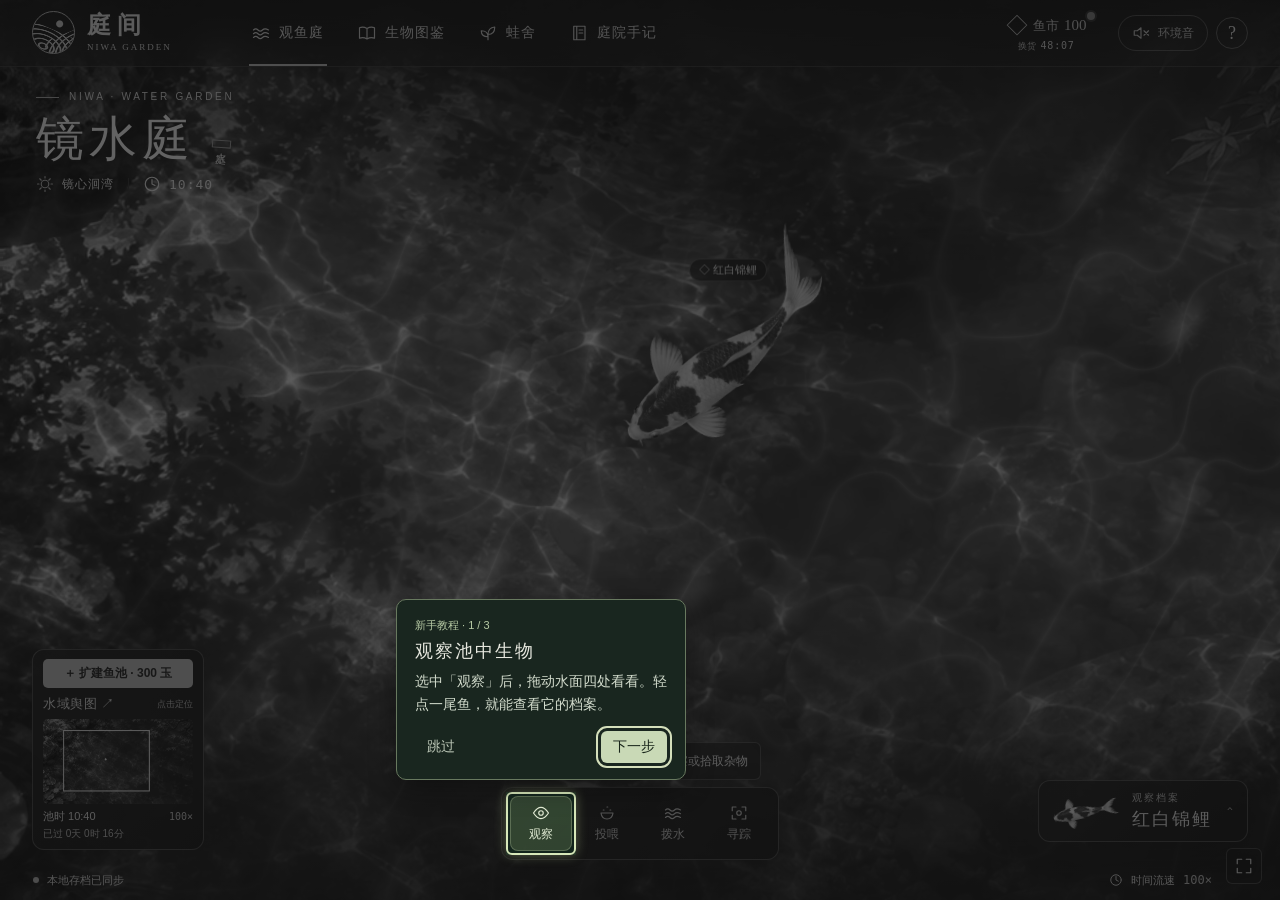
<file: index.html>
<!doctype html>
<html lang="zh-CN"><head><meta charset="utf-8"><meta name="viewport" content="width=device-width,initial-scale=1"><meta name="theme-color" content="#101513"><title>庭间 · 镜水庭</title><link rel="stylesheet" href="style.css"></head><body>
<header><div class="header-inner"><div class="brand"><span class="crest" aria-hidden="true">波</span><div><strong>庭 间</strong><small>NIWA GARDEN</small></div></div>
<nav aria-label="主导航"><button id="home" class="active"><i data-i="wave"></i>观鱼庭</button><button id="atlas"><i data-i="book"></i>生物图鉴</button><button id="nursery"><i data-i="sprout"></i>蛙舍</button><button id="journal"><i data-i="journal"></i>庭院手记</button></nav><button id="market" class="market"><span>◇</span> 鱼市 <b id="wallet"></b><small id="marketTime" title="距下批到货"></small><em id="marketDot" hidden aria-label="有未查看的新货"></em></button><div class="header-actions"><button class="sound" id="sound" aria-pressed="false"><i data-i="mute"></i><span>环境音</span></button><button id="guideHelp" aria-label="重看新手教程" title="新手教程">?</button></div></div></header>
<main><section class="heading"><div><div class="overline"><span class="line"></span> NIWA · WATER GARDEN</div><h1>镜水庭 <span class="stamp">水庭</span></h1></div><div class="season"><i data-i="sun"></i><span><span id="region">荷岸浅滩</span></span><b></b><i data-i="clock"></i><span id="clock"></span></div></section>
<div class="layout"><div class="left"><section id="pond" aria-label="交互鱼池"><canvas id="water" tabindex="0" aria-label="拖动探索池塘，方向键移动视野"></canvas><div class="live glass"><em></em>池塘全景</div><button id="expand" class="glass" aria-label="全屏鱼池"><i data-i="expand"></i></button><div id="marker"></div><div id="hint" class="glass"><i data-i="pointer"></i><span>拖动游园 · 轻点生物观察</span></div></section>
<section class="tools"><div class="tool-title"><i data-i="tool"></i><h2>庭院工具</h2></div><div id="bait" hidden aria-label="饵料选择"><button data-bait="grain">鱼粮</button><button data-bait="algae">藻屑</button></div><div id="modes"><button data-mode="observe" class="chosen"><i data-i="eye"></i>观察</button><button data-mode="feed"><i data-i="feed"></i>投喂</button><button data-mode="ripple"><i data-i="wave"></i>拨水</button><button id="hunt"><i data-i="scan"></i>寻踪</button></div></section></div>
<aside hidden><button class="fold" aria-label="收起档案">收起 ↓</button><section class="card profile"><div class="card-head"><h2><i data-i="scan"></i>生物档案</h2><small id="serial"></small></div><div class="portrait"><div class="orbits"></div><span class="corner tl"></span><span class="corner br"></span><img id="portrait" alt="当前生物的外观"></div>
<div class="name-row"><div><h3 id="fishName"></h3><div id="breed"></div></div><button id="follow"><i data-i="star"></i><span>关注</span></button></div><div class="stats"><div><label>体长</label><strong id="length"></strong><small> cm</small></div><div><label>年龄</label><strong id="age"></strong><small> 天</small></div><div><label>性情</label><span id="nature"></span></div></div>
<div class="growth"><div><span><i data-i="sprout"></i>成长进度</span><span id="phase"></span></div><div class="bar"><b id="progress"></b></div></div><div class="foodstat"><label>饱食度 <span id="hunger"></span></label><div class="bar"><b id="foodbar"></b></div><small id="careInfo"></small><small id="life"></small><small id="family"></small><small id="traits"></small><small id="fieldHabit"></small><small id="incomeInfo"></small></div><div class="valuation"><span id="quality"></span><button id="releaseFish">放生 · 免费</button><button id="sell">出售</button></div></section>
<section class="card stock"><div class="card-head"><h2><i data-i="fish"></i>池中生物</h2><small id="count"></small></div><div id="fishList"></div><button id="buyMore">＋ 前往鱼市</button></section></aside></div>
<button id="inspect"><img alt="" id="peekImg"><span><small>观察档案</small><b id="peekName"></b></span><i>⌃</i></button><div id="mapBox"><button id="expandHabitat">＋ 扩建鱼池 · 300 玉</button><section id="zoneJumps" hidden><button data-zone="pond">镜水庭</button><button data-zone="reef">潮间礁池</button></section><div><button id="zones">水域舆图 ↗</button><span>点击定位</span></div><canvas id="map" aria-label="池塘地图"></canvas><div id="mapClock"><time></time><b>100×</b></div><small id="pondElapsed"></small><button id="visitorHint" hidden></button><button id="returnStory" hidden></button><button id="debrisHint" hidden></button></div><footer><span><em></em><span id="saved">本地存档已同步</span></span><span><i data-i="clock"></i>时间流速 <b>100×</b></span></footer></main>
<div id="huntHud" hidden><img alt="目标花纹"><div><small id="huntCounter"></small><strong id="huntTarget"></strong></div><b id="huntTimer"></b><button id="endHunt" aria-label="结束寻鲤">×</button></div><div id="notice" role="status" hidden></div><dialog><div class="card-head"><h2 id="modalTitle"></h2><button id="close" aria-label="关闭">×</button></div><div id="modalBody"></div></dialog>
<dialog id="guide" aria-labelledby="guideTitle" aria-describedby="guideText">
<div class="guide-shade"></div><div class="guide-ring"></div>
<section class="guide-card"><small id="guideCount"></small><h2 id="guideTitle"></h2><p id="guideText"></p>
<div class="guide-actions"><button id="guideSkip">跳过</button><button id="guideNext" autofocus>下一步</button></div></section>
</dialog>
<template id="gameScripts"><script src="assets/textures.js?v=6fa407b9c6662797"></script><script src="assets/specimens.js?v=87bda378d62f159f"></script><script src="js/species.js?v=f1444b1675347376"></script><script src="js/husbandry.js?v=53d41dc75e833254"></script><script src="js/model.js?v=f0b38b1694926bc0"></script><script src="js/shallows.js?v=385024a07d8623d3"></script><script src="js/reefhabits.js?v=bac75f32d95dda31"></script><script src="js/fieldnotes.js?v=961018129f511573"></script><script src="js/ui.js?v=99072eb7b5034371"></script><script src="js/market.js?v=3828dfa720ccb467"></script><script src="js/ecology.js?v=f6a0d6811bd3279a"></script><script src="js/water.js?v=eb608e7fd11e57cc"></script><script src="js/shoals.js?v=48f1ac26892f8bbd"></script><script src="js/pond.js?v=8637c1ffcf933bd0"></script><script src="js/pondlife.js?v=b3e8957a3b4a8a22"></script><script src="js/game.js?v=e23a7bd6f371afd7"></script><script src="js/guide.js?v=3981e55ce52843c4"></script></template><script src="js/boot.js?v=e82e9694995d0ca2"></script></body></html>
</file>
<file: style.css>
:root{color-scheme:dark;--bg:#101412;--card:#191e1b;--edge:#303831;--text:#e7e8df;--muted:#a2aaa0;--green:#b8cba5;--serif:"Noto Serif CJK SC","Songti SC","SimSun",serif}*{box-sizing:border-box}body{margin:0;background:radial-gradient(ellipse at 70% 30%,#18201a 0,transparent 56%),var(--bg);color:var(--text);font-family:Inter,"Microsoft YaHei","Noto Sans CJK SC",sans-serif;font-size:14px}button{font:inherit;color:inherit;cursor:pointer;border:0;background:none;transition:background .2s,border-color .2s,color .2s}button:hover{background:#303a32}button:focus-visible{outline:2px solid #d4dfbb;outline-offset:3px}button:active{transform:translateY(1px)}i{display:inline-flex;align-items:center;justify-content:center;font-style:normal;vertical-align:middle}svg{width:18px;height:18px;fill:none;stroke:currentColor;stroke-width:1.55;stroke-linecap:round;stroke-linejoin:round}header{border-bottom:1px solid var(--edge);background:#131815}.header-inner,main{width:min(calc(100% - 9vw),1550px);margin:auto}.header-inner{height:78px;display:flex;align-items:center;gap:clamp(30px,6vw,105px)}.brand{display:flex;gap:12px;align-items:center}.brand strong{font:600 24px/1.2 var(--serif)}.brand small{font:9px/1.8 Georgia;letter-spacing:2px;display:block;color:#b4bdab}.crest{width:43px;height:43px;border:1px solid #b3c6a4;border-radius:50%;font-size:0;position:relative;overflow:hidden;background:radial-gradient(circle at 65% 29%,#cbd5b7 0 3px,transparent 4px)}.crest:before,.crest:after{content:'';position:absolute;width:64px;height:38px;left:-22px;bottom:-12px;background:repeating-radial-gradient(ellipse at center,transparent 0 3px,#c1d2ac 4px 5px,transparent 6px 7px);transform:rotate(23deg)}.crest:after{left:15px;bottom:-14px;transform:rotate(-22deg)}nav{display:flex;height:100%;gap:28px}nav button{position:relative;color:var(--muted);display:flex;align-items:center;gap:9px;padding:0 3px;letter-spacing:1px}nav button.active{color:#d2dfc6}nav button.active:after{content:'';position:absolute;bottom:0;height:2px;background:var(--green);left:0;right:0}nav button:hover{background:transparent;color:white}.sound{margin-left:auto;border:1px solid var(--edge);border-radius:22px;padding:8px 13px;display:flex;align-items:center;gap:8px;color:#c2c8be;font-size:12px}.heading{display:flex;align-items:center;justify-content:space-between;padding:32px 0 25px}.overline{display:flex;gap:10px;align-items:center;color:var(--green);font:10px/1.2 Arial;letter-spacing:2.7px}.line{width:23px;height:1px;background:#a4b891}h1,h2,h3{margin:0;font-family:var(--serif)}h1{font-weight:500;font-size:clamp(32px,3vw,48px);letter-spacing:5px;line-height:1.5}.stamp{display:inline-block;writing-mode:vertical-rl;font:11px/1.2 var(--serif);letter-spacing:1px;border:1px solid #a86050;color:#cf8776;padding:2px;vertical-align:middle;transform:rotate(4deg)}.season,.season span{display:flex;align-items:center}.season{gap:8px;color:#bdc4b8;font-size:13px;letter-spacing:1px}.season i:first-child{color:#cfba82}.season b{width:1px;height:13px;background:var(--edge);margin:0 6px}#clock{font:13px monospace}.layout{display:grid;grid-template-columns:minmax(0,1fr) clamp(290px,24vw,374px);gap:20px}.left,aside{display:flex;flex-direction:column;gap:16px}#pond{flex:1;min-height:410px;position:relative;background:#183f37 url(assets/garden.webp) center/cover;overflow:hidden;isolation:isolate;border:1px solid #465347;border-radius:14px}#pond:after{content:'';position:absolute;inset:0;pointer-events:none;background:linear-gradient(0deg,#06180f44,transparent 18%,transparent 80%,#08191022);box-shadow:inset 0 0 50px #03191026}canvas{position:absolute;inset:0;width:100%;height:100%;touch-action:manipulation}.glass,#marker{position:absolute;display:flex;align-items:center;gap:8px;background:#101c17bb;border:1px solid #dce8dc38;backdrop-filter:blur(10px);border-radius:6px;z-index:1}.live{top:19px;left:18px;font-size:11px;padding:7px 11px;letter-spacing:1px}em{width:6px;height:6px;background:#a8c993;display:inline-block;border-radius:100%;box-shadow:0 0 8px #a1c19155}#expand{right:17px;top:17px;padding:8px}#hint{bottom:18px;left:18px;padding:9px 12px;font-size:12px;color:#e1e6dc}#marker{pointer-events:none;color:#f4f0dc;padding:3px 9px;font-size:11px;border-radius:14px;transform:translate(-50%,-50%)}.tools,.card{background:var(--card);border:1px solid var(--edge);border-radius:12px}.tools,.tool-title,#modes,.card-head,.card-head h2,.growth>div:first-child,.growth span,.name-row,#follow{display:flex;align-items:center}.tools{min-height:76px;justify-content:space-between;padding:14px 20px;gap:12px}.tool-title,.card-head h2{gap:10px}.tool-title>i,.card-head h2 i,.growth i{color:var(--green)}h2{font-size:18px;font-weight:500;letter-spacing:2px}#modes{gap:8px}#modes button,#follow{border:1px solid #3c473c;border-radius:7px;display:flex;align-items:center;justify-content:center;gap:8px;padding:9px 15px;font-size:13px;color:#cbd2c7}#modes button.chosen{color:#e3edd6;background:#364530;border-color:#647854}.card{padding:18px 20px}.card-head,.name-row,.growth>div:first-child{justify-content:space-between}.card-head small{font:10px monospace;color:#a4afa0;letter-spacing:1px}.portrait{position:relative;height:128px;margin:16px 0 12px;border-radius:7px;overflow:hidden;background:radial-gradient(ellipse at center,#334137,#252e27 64%,#232a24);display:grid;place-items:center}.orbits{position:absolute;width:150%;height:160%;background:repeating-radial-gradient(ellipse at 55% 48%,transparent 0 15px,#acbe9c17 16px,transparent 17px 23px);transform:rotate(-19deg)}.portrait img{position:relative;width:70%;max-height:115px;object-fit:contain;transform:rotate(-12deg);filter:drop-shadow(2px 8px 4px #0006)}.corner{position:absolute;width:9px;height:9px;border-color:#9cab9188;border-style:solid}.tl{left:9px;top:9px;border-width:1px 0 0 1px}.br{right:9px;bottom:9px;border-width:0 1px 1px 0}h3{font-size:28px;letter-spacing:4px;font-weight:500}#breed{font-size:12px;color:var(--muted);margin-top:3px;letter-spacing:1px}#follow{font-size:12px;padding:6px 10px}#follow.on{color:var(--green);background:#32402e}.stats{border-block:1px solid var(--edge);padding:13px 0;margin:16px 0;display:flex}.stats>div{flex:1}.stats>div+div{padding-left:14px;border-left:1px solid var(--edge)}label{display:block;color:var(--muted);font-size:11px;margin-bottom:4px}.stats strong{font:22px Georgia}.stats small{color:var(--muted);font-size:10px}#nature{font-size:14px}.growth{font-size:12px}.growth span{gap:6px}.growth span+span{color:var(--green);font-size:11px}.bar{height:4px;border-radius:5px;background:#343e34;margin-top:9px}.bar b{display:block;height:100%;background:#a6c491;border-radius:inherit}#fishList{display:grid;grid-template-columns:repeat(3,1fr);gap:7px;margin-top:13px}.tile{position:relative;background:#212821;border:1px solid #354035;border-radius:7px;display:flex;align-items:center;flex-direction:column;padding:6px 3px 5px;gap:2px;font-size:11px;color:#bec7b9}.tile img{width:64px;height:26px;object-fit:contain;transform:rotate(-9deg)}.tile.selected{border-color:#869975;background:#313d30;color:#e5ecdb}.tile.fav:after{content:'★';position:absolute;top:2px;right:4px;font-size:9px;color:#d0b780}footer,footer>span{display:flex;gap:8px;align-items:center}footer{justify-content:space-between;color:#939f91;font-size:11px;margin:18px 2px 30px}footer b{color:var(--green);font:12px monospace}footer svg{width:14px}dialog{background:#1b231e;color:var(--text);border:1px solid #465344;border-radius:14px;width:min(480px,92vw);max-height:80vh;padding:22px}dialog::backdrop{background:#050b08aa;backdrop-filter:blur(5px)}#close{font-size:22px}.atlas-row{display:flex;align-items:center;gap:14px;text-align:left;width:100%;padding:12px 4px;border-bottom:1px solid var(--edge)}.atlas-row img{width:72px}.atlas-row small{display:block;color:var(--muted);margin-top:2px}.atlas-row span:last-child{margin-left:auto;color:var(--green);font-size:12px}.log{padding:12px 0;border-bottom:1px solid var(--edge);font-size:14px}.log small{display:block;color:var(--muted);margin-bottom:4px}#pond:fullscreen,#pond.expanded{width:100vw;height:100dvh;border-radius:0}#pond.expanded{position:fixed;inset:0;z-index:5}
@media(min-width:1500px){#pond{min-height:560px}.portrait{height:150px}}
@media(max-width:900px){.header-inner,main{width:94%}.layout{gap:12px;grid-template-columns:minmax(0,1fr) 270px}.card{padding:14px}.tools{flex-wrap:wrap;padding:12px}.tools h2{font-size:15px}#modes button{padding:8px 10px}.header-inner{gap:25px}nav{gap:15px}}
@media(max-width:700px){.header-inner{height:64px;gap:12px}.brand{gap:6px}.brand strong{font-size:17px}.brand small{font-size:6px;letter-spacing:1.2px}.crest{width:31px;height:31px}nav{gap:10px;margin-left:auto}nav button{font-size:12px;letter-spacing:0}nav i,.sound span{display:none}.sound{padding:7px;margin-left:0}.heading{padding:22px 0 14px}.overline{font-size:8px}.season{font-size:11px;gap:4px}.layout{display:flex;flex-direction:column}.left,aside{gap:10px}#pond{flex:auto;min-height:0;height:clamp(370px,57vh,550px)}.tools{min-height:57px}.card{padding:16px}.portrait{height:145px}.portrait img{width:62%}.tile img{width:80px;height:34px}.live,#hint{left:12px}#hint{bottom:12px}footer{margin-bottom:20px}}
[hidden]{display:none!important}.market{display:flex;gap:8px;align-items:center;margin-left:auto;color:#dac79e;font-size:13px}.market span{font-size:22px}.market b{font:15px Georgia}.header-inner .sound{margin-left:-4vw}.valuation{display:flex;align-items:center;justify-content:space-between;margin-top:13px;font-size:11px;color:#c6b992}.valuation button,.shop-row button,.sale-actions button,#buyMore{border:1px solid #52614d;border-radius:6px;padding:6px 11px;color:#d5e0c8;background:#273226;font-size:12px}button:disabled{cursor:default;opacity:.53}.shop-row button{margin-left:auto;white-space:nowrap}.market-info{font-size:15px;color:#d7c599}.market-help{font-size:12px;line-height:1.9;color:#acb6a9}.sale-portrait{display:grid;place-items:center;height:135px;margin:12px 0;background:radial-gradient(ellipse,#374a36,#242d25);border-radius:8px}.sale-portrait img{width:60%;max-height:115px;object-fit:contain}.sale-actions{display:flex;gap:10px;justify-content:flex-end}.sale-actions button:last-child{background:#4a5e40}.stock #buyMore{width:100%;margin-top:9px;padding:5px;background:transparent;color:#b6c8a9}#notice{position:fixed;bottom:24px;left:50%;transform:translateX(-50%);background:#263428;color:#e3ebdf;padding:11px 18px;border:1px solid #65745b;border-radius:8px;z-index:8;white-space:nowrap}.tools{flex:none}
@media(max-width:700px){.header-inner{gap:8px}.header-inner .sound{margin-left:0}.market{gap:2px;font-size:12px;padding:2px}.market span{display:none}.sound svg{width:14px}.shop-row{gap:6px}.shop-row img{width:52px}.brand small{font-size:5px}nav{gap:6px}nav button{font-size:11px}}
.tile.adult:before{content:'成';position:absolute;top:2px;left:4px;color:#d6be83;font-size:9px}#fishList{max-height:205px;overflow:auto;scrollbar-width:thin}
.portrait.lustre:after{content:'';position:absolute;inset:0;background:linear-gradient(115deg,transparent 28%,#efe1a81c 47%,#fff9ca33 50%,transparent 65%);transform:translateX(-110%);animation:lustre 6s infinite;pointer-events:none}@keyframes lustre{0%,55%{transform:translateX(-110%)}95%,100%{transform:translateX(110%)}}@media(prefers-reduced-motion:reduce){.portrait.lustre:after{animation:none}}
/* Pond camera and floating controls */
body{height:100dvh;overflow:hidden;background:#163f32}#pond,#pond.expanded{position:fixed;inset:0;width:100%;height:100dvh;border:0;border-radius:0;min-height:0;z-index:0}#water{touch-action:none;cursor:grab}#water:active{cursor:grabbing}#pond:after{background:linear-gradient(180deg,#08160fc7,transparent 29%,transparent 66%,#07130dbd);box-shadow:inset 0 0 140px #061b1433}header{position:relative;z-index:3;background:linear-gradient(180deg,#0a1716af,#13201c55);backdrop-filter:blur(16px);border-color:#c9d4c52c}.header-inner{width:calc(100% - 64px);height:66px}.brand small{color:#d8dfce}nav button{color:#cbd4c7}.sound,.market{border-color:#b2c2aa55}.heading{position:fixed;top:91px;left:36px;padding:0;z-index:1;display:block;pointer-events:none;color:#fffced;text-shadow:0 2px 12px #06170c}.overline{color:#e0e6ca}.heading h1{font-size:48px}.season{color:#eeeece;font-size:12px}.stamp{color:#ffd6b7;border-color:#dc9479;background:#8a362b77}.tools,#inspect,#mapBox,aside{position:fixed;z-index:2;background:linear-gradient(135deg,#16261de8,#0d1b17d9);border:1px solid #d4dec23f;box-shadow:0 8px 32px #00130938;backdrop-filter:blur(15px);border-radius:12px}#inspect small{color:#b9c9ad;font-size:10px;letter-spacing:2px}.tools{bottom:40px;left:50%;transform:translateX(-50%);padding:8px;min-height:0;flex-wrap:nowrap}.tools .tool-title{display:none}#modes{gap:4px}#modes button{flex-direction:column;gap:4px;border:1px solid transparent;padding:7px 18px;border-radius:8px;font-size:12px}#modes button.chosen{background:#53644680;border-color:#9cae8966}#hint{bottom:120px;left:50%;transform:translateX(-50%);background:#11211988;color:#eff4e4;white-space:nowrap;pointer-events:none}#expand{top:auto;bottom:16px;right:18px;z-index:2}.live{display:none}#inspect{right:32px;bottom:58px;display:flex;align-items:center;gap:14px;padding:10px 14px;min-width:170px;text-align:left}#inspect img{width:65px;height:38px;object-fit:contain;transform:rotate(-12deg)}#inspect span{display:grid;gap:2px}#inspect b{font:18px var(--serif);letter-spacing:2px}#inspect i{margin-left:auto;color:#c2cfba}aside{width:295px;right:32px;bottom:58px;padding:10px;gap:8px;max-height:calc(100dvh - 150px);overflow:auto;scrollbar-width:thin;z-index:4}aside .card{background:transparent;border:0;padding:5px 9px}aside .stock{border-top:1px solid var(--edge);padding-top:10px}.fold{align-self:flex-end;color:#b2c1af;font-size:11px}.portrait{height:91px;margin:8px 0}.portrait img{max-height:85px}.stats{margin:9px 0;padding:8px 0}#mapBox{bottom:50px;left:32px;width:172px;padding:9px 10px}#mapBox>div{display:flex;justify-content:space-between;margin-bottom:6px;font:13px var(--serif)}#mapBox span{align-self:center;color:#b7c6b0;font:9px sans-serif}#map{position:static;display:block;width:100%;height:auto;aspect-ratio:16/9;border-radius:5px;cursor:crosshair;touch-action:none}footer{position:fixed;pointer-events:none;bottom:11px;left:33px;right:68px;z-index:1;margin:0;color:#d9e2d4}#marker{white-space:nowrap;pointer-events:none}.nursery-list button,.primary-action{background:#354935;border:1px solid #586d51;border-radius:6px;padding:6px 12px;margin:4px;color:#e1e6d6}.nursery-list article{padding:8px 0;border-bottom:1px solid var(--edge)}.nursery-list small{display:block;color:#b5c1b0;margin:4px 0}.dialog-detail{font-size:14px;line-height:1.8;color:#cbd4c7}#notice{bottom:170px;max-width:90vw;white-space:normal;pointer-events:none}
@media(max-width:700px){.header-inner{height:54px;width:96%;gap:6px}.brand{gap:4px}.crest{width:25px;height:25px}.brand strong{font-size:14px}nav{gap:4px}.market{margin-left:auto}.heading{top:72px;left:15px}.heading h1{font-size:32px}.heading .overline{font-size:7px}.season{gap:3px;font-size:10px}#mapBox{left:12px;bottom:87px;width:102px;padding:6px}#mapBox>div{font-size:10px}#mapBox span{font-size:7px}.tools{bottom:12px}.tools #modes button{padding:5px 16px}.tools svg{width:16px}#hint{bottom:84px;left:50%;font-size:9px;padding:4px 6px}#hint i{display:none}#inspect{min-width:0;right:12px;bottom:113px;gap:4px;padding:7px}#inspect img{width:40px}#inspect b{font-size:14px}#inspect small{font-size:8px}aside{bottom:84px;right:12px;width:min(285px,91vw);max-height:calc(100dvh - 147px)}#expand{bottom:16px;right:10px}footer{display:none}}
.surface{position:absolute;inset:0;width:100%;height:100%;pointer-events:none}.air{z-index:0}
.tools{width:max-content}#modes button{white-space:nowrap}.surface{z-index:0}
@media(max-width:700px){#mapBox{bottom:96px}#hint{bottom:74px}}
#bait{position:absolute;bottom:calc(100% + 7px);left:50%;transform:translateX(-50%);border:1px solid #bcd6b458;border-radius:8px;padding:3px;display:flex;gap:3px;background:#14251ef0}#bait button{padding:5px 13px;white-space:nowrap;border-radius:5px;font-size:12px}#bait button[aria-pressed=true]{background:#4a6141;color:#e3eacb}
.foodstat{margin-top:11px}.foodstat label{display:flex;justify-content:space-between;font-size:11px}.foodstat .bar{margin:4px 0 7px}.foodstat .bar b{background:#c5ab73}.foodstat small{font-size:10px;color:#b9c5b2}#zones{font:inherit;color:#dee6d1;padding:0;letter-spacing:.5px}.market-summary{display:flex;justify-content:space-between;align-items:center;background:#253229;border:1px solid #40523f;border-radius:8px;margin:13px 0;padding:11px 13px;color:#bccab4;font-size:12px}.market-summary b{color:#e3d2a2;font-family:Georgia,serif;font-size:17px;margin-left:3px}.stall{display:grid;grid-template-columns:repeat(3,minmax(0,1fr));gap:9px}.lot{background:#242d26;border:1px solid #3e4b3d;border-radius:8px;padding:8px;overflow:hidden}.lot-image{height:55px;display:grid;place-items:center;background:radial-gradient(ellipse,#3a4939,transparent 75%)}.lot-image img{max-width:94%;max-height:50px;object-fit:contain;filter:drop-shadow(1px 3px 2px #10201499)}.lot h3{font-size:16px;letter-spacing:1px}.lot small,.habitat small,.atlas-entry small{color:#b0bdac;font-size:10px}.quote{display:flex;align-items:center;justify-content:space-between;margin:6px 0}.quote b{font:15px Georgia,serif;color:#dfcca0}.lot button,.habitat button,.atlas-entry button{border:1px solid #55694a;border-radius:5px;padding:5px 8px;background:#344532;font-size:12px}.lot button{width:100%}.atlas-entry,.habitat{display:flex;align-items:center;gap:10px;padding:10px 0;border-bottom:1px solid #364336;flex-wrap:wrap}.atlas-entry img{width:65px;height:32px;object-fit:contain}.atlas-entry div,.habitat div{flex:1}.atlas-entry small,.habitat small{display:block}.atlas-entry button{font-size:11px}.habitat>img{width:92px;height:63px;object-fit:cover;border-radius:6px}.habitat h3{font-size:18px;letter-spacing:1px}.undiscovered{padding:16px;text-align:center;color:#91a18a;margin-top:10px;border:1px dashed #42503e;border-radius:8px;font-size:12px}
@media(max-width:570px){.stall{grid-template-columns:repeat(2,minmax(0,1fr))}.lot-image{height:43px}.lot-image img{max-height:39px}.habitat>img{width:67px;height:52px}}
#market{position:relative;display:grid;grid-template-columns:auto auto auto;column-gap:5px;row-gap:0;line-height:1.15}
#marketTime{grid-column:1/-1;color:#d9d7b9;font:10px/1.3 monospace;letter-spacing:.8px}
#marketDot{position:absolute;right:-3px;top:0;width:8px;height:8px;border-radius:50%;background:#ed6c57;box-shadow:0 0 0 2px #25362a}
#expandHabitat{width:100%;background:#394832cf;border:1px solid #bac79872;border-radius:5px;margin-bottom:7px;padding:5px;color:#e4eccf;font-size:12px}
#mapBox #mapClock{font:11px/1.4 sans-serif;display:flex;align-items:center;margin:5px 0 0}#mapClock b{font:10px monospace;color:#bccea8}
#pondElapsed{font:10px/1.3 sans-serif;color:#b9c4b1;white-space:nowrap}
#family{display:block;margin-top:4px}.frog-photo{width:68px;height:48px;object-fit:contain;float:left;margin:0 10px 2px 0}.nursery-list article{display:flow-root}
@media(max-width:700px){#expandHabitat{font-size:10px;padding:4px 0}#mapBox{width:127px}#mapBox #mapClock,#pondElapsed{font-size:9px}#marketTime{font-size:9px}#market{grid-template-columns:auto auto}}
#debrisHint{display:block;width:100%;padding:4px 1px 0;margin-top:4px;border-top:1px solid #8091774f;color:#d8cfa4;font-size:10px;text-align:left}
#zoneJumps{display:flex;gap:3px;margin-bottom:7px}#zoneJumps button{font-size:11px;padding:5px 2px;flex:1;background:#26392c;border:1px solid #6c8064;border-radius:5px}#zoneJumps button[aria-pressed=true]{color:#213523;background:#b5c5a2}
#expandHabitat{background:#b9c9ab;color:#182c1e;font-weight:600}.trait-chip,#traits{color:#dbc68f}#traits{display:block;margin-top:4px}
@media(min-width:701px){#marketTime:before{content:'换货 ';font:9px sans-serif;color:#b5c5ac}}
dialog:has(.stall){width:min(660px,94vw);max-height:calc(100dvh - 32px);padding:clamp(14px,2.5vw,24px)}
.stall{gap:12px}
.lot{display:flex;flex-direction:column;min-width:0;padding:12px}
.lot-image{height:68px;margin-bottom:7px}
.lot-image img{max-height:60px}
.lot h3{font-size:17px;line-height:1.4;overflow-wrap:anywhere}
.lot-meta{display:block;margin-top:3px}
.lot-care{display:grid;gap:2px;margin:8px 0;color:#c7cbb9;font-size:11px;line-height:1.45}
.lot-traits{display:flex;flex-wrap:wrap;gap:3px 7px;margin-top:6px;color:#d8c491;font-size:11px}
.lot-traits span{white-space:nowrap}
.lot-order{margin-top:auto;padding-top:10px}
.lot .quote{margin:0 0 7px;min-height:22px}.lot button{min-height:33px}
.slot-actions{display:flex;flex-wrap:wrap;gap:8px;margin:12px 0}.slot-actions .primary-action{margin:0}
.secondary-action,.danger-action{padding:6px 12px;border:1px solid #50644e;border-radius:6px;color:#d6dfce;background:#29352b}
.danger-action{color:#efb7a9;border-color:#78544c;background:#392c28}
.slot-entry{display:flex;align-items:center;gap:14px;justify-content:space-between;padding:16px 0;border-bottom:1px solid #374339}
.slot-entry small{display:block;color:var(--muted);margin-top:4px}
.empty-slot{min-height:100dvh;display:grid;place-items:center;text-align:center}
@media(max-width:570px){.stall{gap:8px}.lot{padding:9px}.lot-image{height:49px}.lot-image img{max-height:46px}.lot h3{font-size:15px}.lot-traits{font-size:10px}.lot-order{padding-top:7px}}
#visitorHint,#returnStory{display:block;margin:6px 0 0;padding:6px 2px;width:100%;border-top:1px solid #61735c;color:#e4c98c;font-size:11px;line-height:1.5;text-align:left}
#incomeInfo,#fieldHabit{display:block;margin-top:5px;line-height:1.55}#incomeInfo{color:#d5c49e}
.field-album{margin:12px 0;padding:10px;border:1px solid #455744;border-radius:8px}.field-album summary{cursor:pointer;color:#e0d2af}
.field-photos{display:grid;grid-template-columns:repeat(2,minmax(0,1fr));gap:10px;margin-top:10px}
.field-photos figure{margin:0}.field-photos img{display:block;width:100%;aspect-ratio:3/2;object-fit:cover;border-radius:5px}
.field-photos figcaption{margin-top:4px;font-size:12px}.field-photos small{display:block;color:#b3c1ac;font-size:10px}

#huntHud{position:fixed;right:32px;top:91px;z-index:3;display:flex;align-items:center;gap:10px;background:#14251ee8;backdrop-filter:blur(12px);padding:10px;border:1px solid #bfcca658;border-radius:10px}#huntHud img{width:63px;height:33px;object-fit:contain}#huntHud small,#huntHud strong{display:block}#huntHud small{font-size:10px;color:var(--green)}#huntHud strong{font:15px var(--serif)}#huntTimer{font:18px Georgia;color:#decb9b}#huntHud button{padding:3px}
@media(max-width:700px){#huntHud{right:10px;top:68px;gap:5px;padding:6px}#huntHud img{width:33px}#huntHud strong{font-size:12px}}
.header-actions{display:flex;align-items:center;gap:8px;margin-left:-4vw}
.header-actions .sound{margin-left:0}
#guideHelp{width:32px;height:32px;flex:none;border:1px solid #b2c2aa66;border-radius:50%;font:18px Georgia,serif;color:#e0e8d6}
#guide{position:fixed;inset:0;width:100%;height:100%;max-width:none;max-height:none;margin:0;padding:0;border:0;border-radius:0;background:transparent;overflow:hidden}
#guide::backdrop{background:transparent;backdrop-filter:none}
.guide-shade,.guide-ring,.guide-card{position:absolute}
.guide-shade{inset:0;background:#101010a6;backdrop-filter:grayscale(1);clip-path:polygon(0 0,100% 0,100% 100%,0 100%,0 0,var(--left) var(--top),var(--left) var(--bottom),var(--right) var(--bottom),var(--right) var(--top),var(--left) var(--top))}
.guide-ring{left:var(--left);top:var(--top);right:calc(100% - var(--right));bottom:calc(100% - var(--bottom));border:2px solid #d7e7b9;border-radius:6px;box-shadow:0 0 12px #bacc9366}
.guide-card{width:min(290px,calc(100% - 16px));padding:16px 18px;background:#19261f;border:1px solid #68795f;border-radius:10px;box-shadow:0 8px 28px #0005}
.guide-card small{font-size:11px;color:var(--green)}.guide-card h2{margin-top:6px}.guide-card p{margin:7px 0 15px;line-height:1.65;color:#d3dccd}
.guide-actions{display:flex;justify-content:space-between;align-items:center}.guide-actions button{padding:7px 12px;border-radius:6px}
#guideSkip{color:#bdc8b8}#guideNext{background:#c9d9b6;color:#18251a}
@media(max-width:700px){.header-actions{margin-left:0;gap:4px}#guideHelp{width:28px;height:28px}}
@media(max-width:480px){.header-inner .crest{display:none}nav button i{display:none}.header-inner nav button{white-space:nowrap;padding-inline:1px}}
</file>
